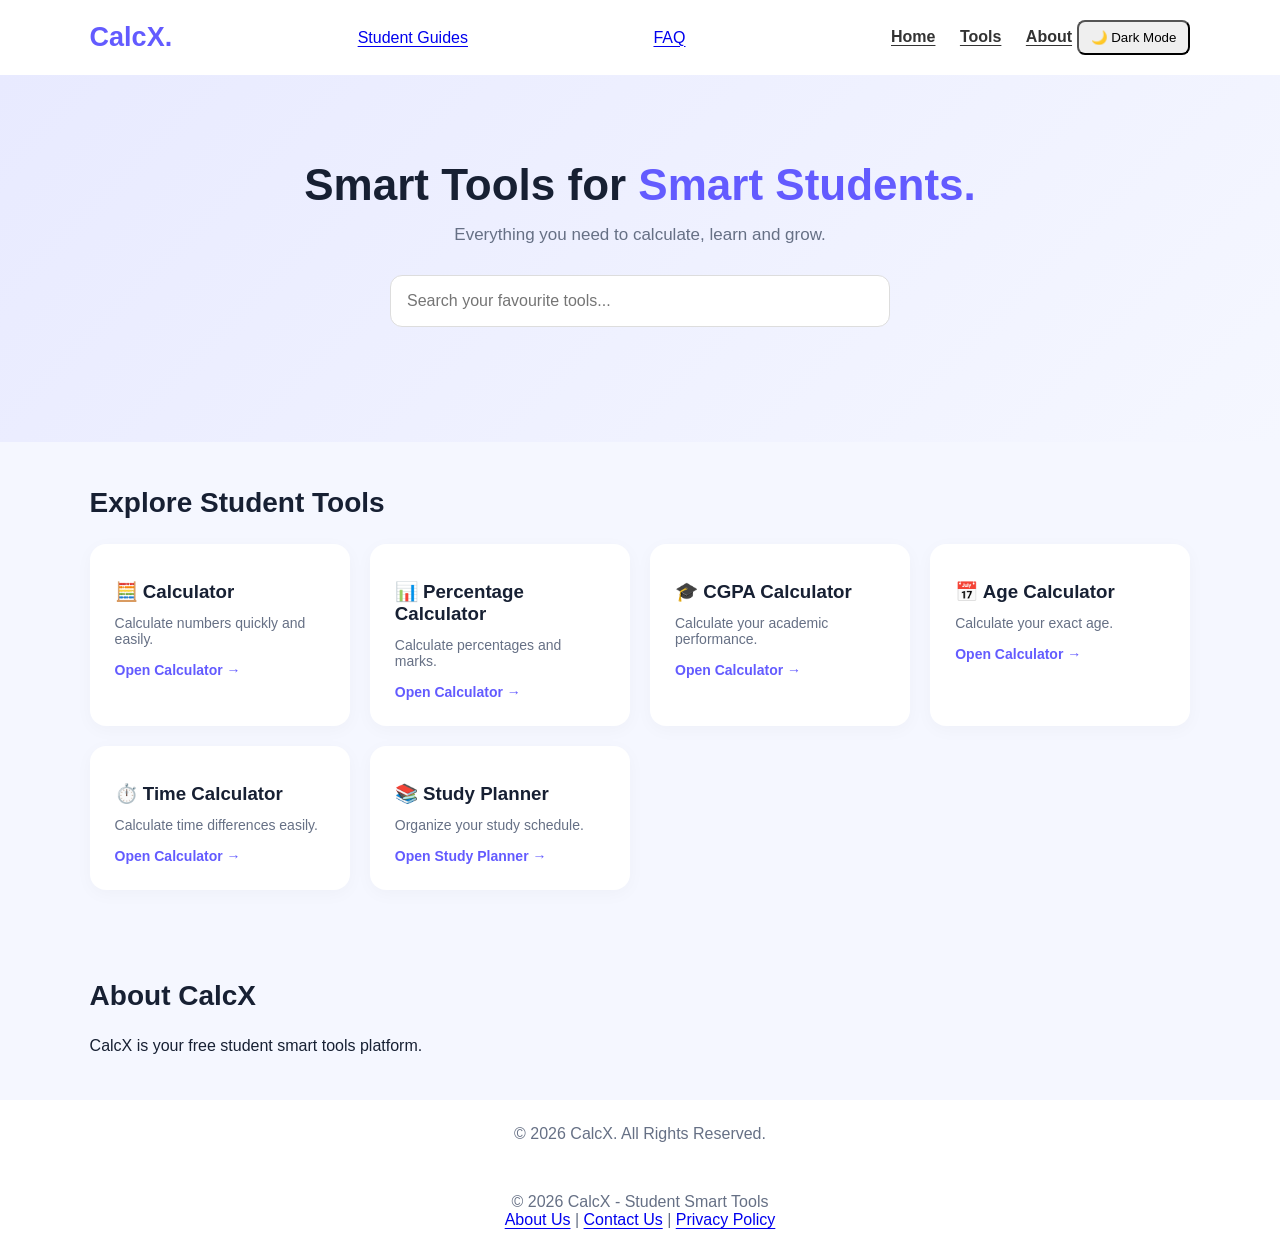
<file: index.html>
<!DOCTYPE html>
<html lang="en">
<head>
  <meta charset="UTF-8">
  <meta name="viewport" content="width=device-width, initial-scale=1.0">
  <meta name="msvalidate.01" content="0B1707DA8E58F5505907BC526556B87D" />
  <meta name="google-site-verification" content="a4_tYKjEIde6Vxvb665Rw4eEHqrGw5Y9ZGzMdc0fG-A" />
  <meta name="description" content="CalcX offers free smart calculators and productivity tools for students.">
  <meta name="theme-color" content="#635bff">
  <title>CalcX - Student Smart Tools</title>
  <link rel="stylesheet" href="style.css">
</head>
<body>

<header>
  <div class="logo">CalcX.</div> 
  
  <a href="guides.html">Student Guides</a>
  
  <a href="faq.html">FAQ</a>
  <nav>
    <a href="#home">Home</a>
    <a href="#tools">Tools</a>
    <a href="#about">About</a>
    <button id="themeToggle">🌙 Dark Mode</button>
  </nav>
</header>

<section class="hero" id="home">
  <h1>Smart Tools for <span>Smart Students.</span></h1>
  <p>Everything you need to calculate, learn and grow.</p>

  <div class="search">
    <input type="text" id="searchInput"
    placeholder="Search your favourite tools...">
  </div>
</section>

<section class="tools" id="tools">
  <h2>Explore Student Tools</h2>

  <div class="tool-grid">

    <a href="calculator.html" class="tool-card">
  <h3>🧮 Calculator</h3>
  <p>Calculate numbers quickly and easily.</p>
  <span>Open Calculator →</span>
    </a>

    <a href="percentage.html" class="tool-card">
  <h3>📊 Percentage Calculator</h3>
  <p>Calculate percentages and marks.</p>
  <span>Open Calculator →</span>
    </a>

    
<a href="./cgpa.html" class="tool-card" style="display:block; text-decoration:none; color:inherit; cursor:pointer;">
  <h3>🎓 CGPA Calculator</h3>
  <p>Calculate your academic performance.</p>
  <span>Open Calculator →</span>
</a>


    <a href="age.html" class="tool-card">
  <h3>📅 Age Calculator</h3>
  <p>Calculate your exact age.</p>
  <span>Open Calculator →</span>
    </a>

    <a href="time.html" class="tool-card">
  <h3>⏱️ Time Calculator</h3>
  <p>Calculate time differences easily.</p>
  <span>Open Calculator →</span>
    </a>

    <a href="study.html" class="tool-card">
  <h3>📚 Study Planner</h3>
  <p>Organize your study schedule.</p>
  <span>Open Study Planner →</span>
    </a>

  </div>
</section>

<section class="tools" id="about">
  <h2>About CalcX</h2>
  <p>CalcX is your free student smart tools platform.</p>
</section>

<footer>
  © 2026 CalcX. All Rights Reserved.
</footer>

<script src="script.js"></script>
  <footer>
  <p>© 2026 CalcX - Student Smart Tools</p>

  <a href="about.html">About Us</a> |
  <a href="contact.html">Contact Us</a> |
  <a href="privacy.html">Privacy Policy</a>
  </footer>
</body>
</html>
</file>
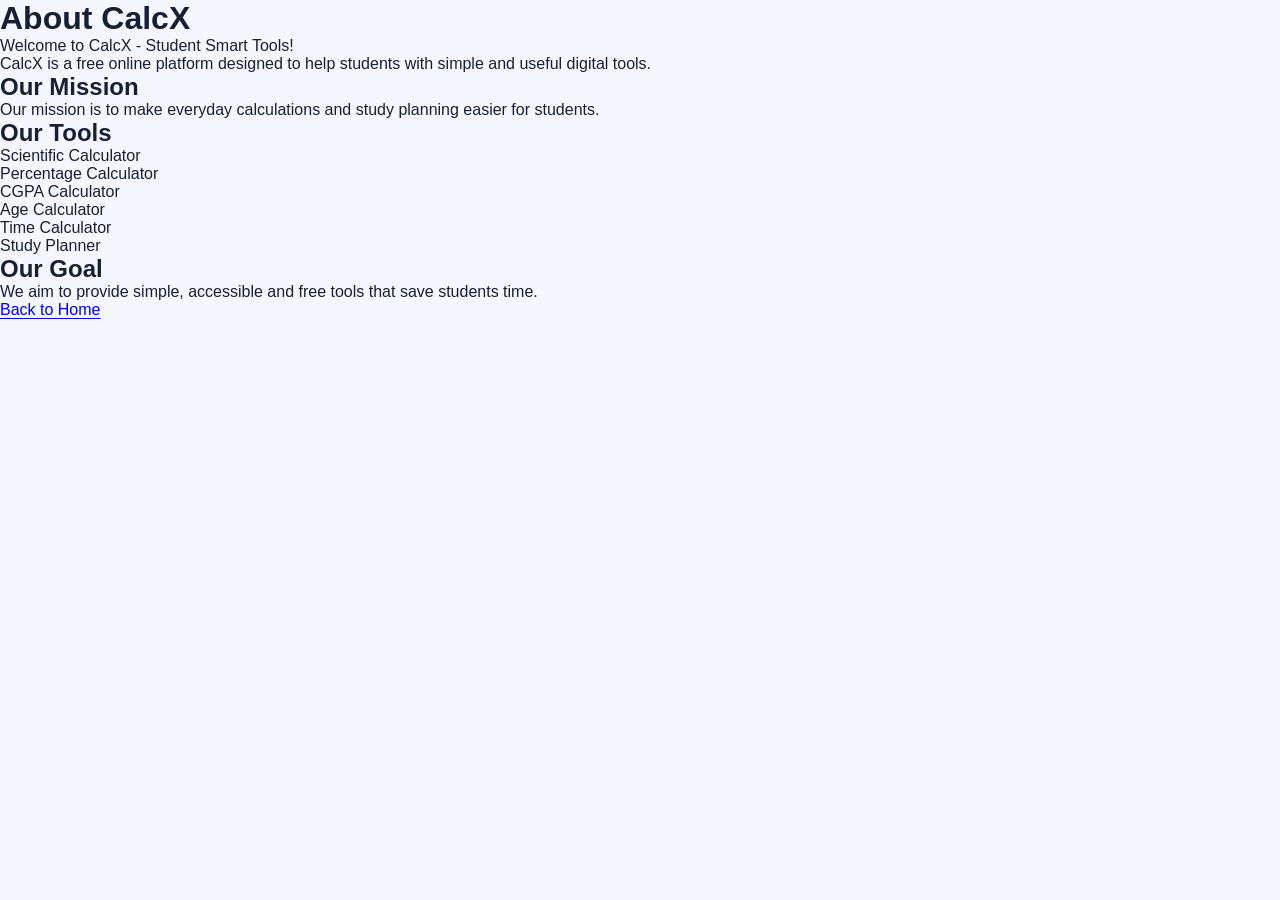
<file: about.html>
<!DOCTYPE html>
<html lang="en">
<head>
  <meta charset="UTF-8">
  <meta name="viewport" content="width=device-width, initial-scale=1.0">
  <meta name="description" content="Learn about CalcX, free online calculators and smart productivity tools for students.">
  <title>About Us - CalcX</title>
  <link rel="stylesheet" href="style.css">
</head>
<body>

  <div class="container">
    <h1>About CalcX</h1>

    <p>Welcome to CalcX - Student Smart Tools!</p>

    <p>CalcX is a free online platform designed to help students with simple and useful digital tools.</p>

    <h2>Our Mission</h2>
    <p>Our mission is to make everyday calculations and study planning easier for students.</p>

    <h2>Our Tools</h2>
    <ul>
      <li>Scientific Calculator</li>
      <li>Percentage Calculator</li>
      <li>CGPA Calculator</li>
      <li>Age Calculator</li>
      <li>Time Calculator</li>
      <li>Study Planner</li>
    </ul>

    <h2>Our Goal</h2>
    <p>We aim to provide simple, accessible and free tools that save students time.</p>

    <a href="index.html">Back to Home</a>
  </div>

</body>
</html>
</file>
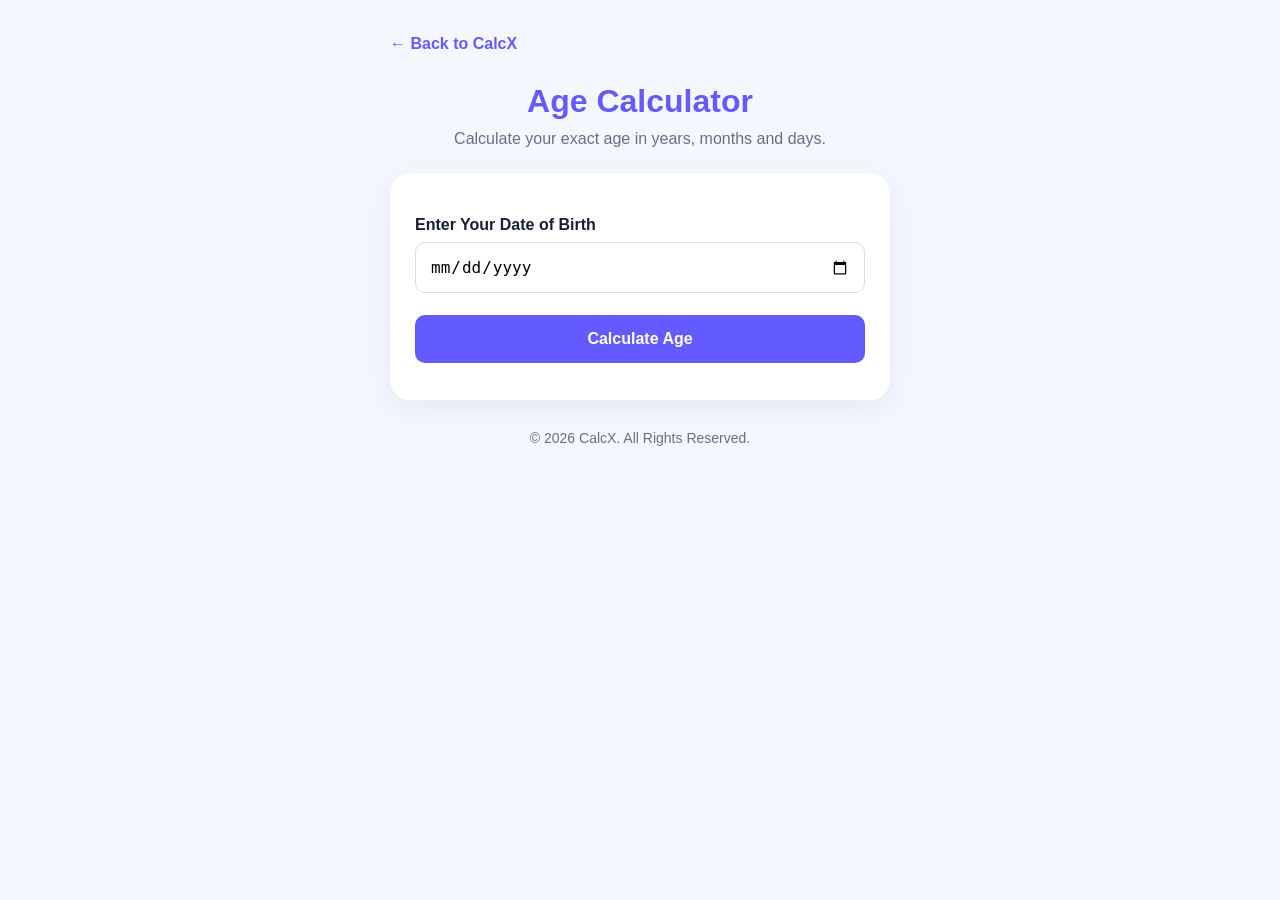
<file: age.html>
<!DOCTYPE html>
<html lang="en">
<head>
<meta charset="UTF-8">
<meta name="viewport" content="width=device-width, initial-scale=1.0">
<meta name="theme-color" content="#635bff">
<title>Age Calculator - CalcX</title>
<meta name="description" content="Calculate your exact age with CalcX.">

<style>
* {
  margin: 0;
  padding: 0;
  box-sizing: border-box;
}

body {
  font-family: Arial, sans-serif;
  background: #f5f7ff;
  color: #172033;
  padding: 20px;
}

header {
  max-width: 500px;
  margin: 15px auto 30px;
}

header a {
  color: #635bff;
  text-decoration: none;
  font-weight: bold;
}

h1 {
  text-align: center;
  color: #635bff;
  margin-bottom: 10px;
}

.subtitle {
  text-align: center;
  color: #667085;
  margin-bottom: 25px;
}

.calculator {
  max-width: 500px;
  margin: auto;
  background: white;
  padding: 25px;
  border-radius: 20px;
  box-shadow: 0 8px 30px #00000010;
}

label {
  display: block;
  font-weight: bold;
  margin: 18px 0 8px;
}

input {
  width: 100%;
  padding: 14px;
  border: 1px solid #ddd;
  border-radius: 10px;
  font-size: 16px;
}

button {
  width: 100%;
  padding: 15px;
  margin-top: 22px;
  border: none;
  border-radius: 10px;
  background: #635bff;
  color: white;
  font-size: 16px;
  font-weight: bold;
  cursor: pointer;
}

.result {
  display: none;
  margin-top: 22px;
  padding: 20px;
  background: #f0efff;
  border-radius: 14px;
  text-align: center;
}

.result h2 {
  color: #667085;
  font-size: 16px;
}

.age {
  font-size: 30px;
  font-weight: bold;
  color: #635bff;
  margin: 15px 0;
}

.error {
  color: #d93030;
  margin-top: 12px;
}

footer {
  text-align: center;
  margin: 30px 0;
  color: #667085;
  font-size: 14px;
}
</style>
</head>

<body>

<header>
  <a href="index.html">← Back to CalcX</a>
</header>

<h1>Age Calculator</h1>
<p class="subtitle">Calculate your exact age in years, months and days.</p>

<div class="calculator">

  <label for="birthDate">Enter Your Date of Birth</label>
  <input type="date" id="birthDate">

  <button type="button" id="calculateBtn">
    Calculate Age
  </button>

  <p class="error" id="error"></p>

  <div class="result" id="result">
    <h2>Your Exact Age</h2>
    <div class="age" id="age">0 Years</div>
    <p id="details"></p>
  </div>

</div>

<footer>
  © 2026 CalcX. All Rights Reserved.
</footer>

<script>
document.getElementById("calculateBtn")
.addEventListener("click", calculateAge);

function calculateAge() {
  const input = document.getElementById("birthDate").value;
  const error = document.getElementById("error");
  const result = document.getElementById("result");

  error.textContent = "";
  result.style.display = "none";

  if (!input) {
    error.textContent = "Please enter your date of birth.";
    return;
  }

  const [year, month, day] = input.split("-").map(Number);
  const today = new Date();
  const birth = new Date(year, month - 1, day);

  if (
    birth.getFullYear() !== year ||
    birth.getMonth() !== month - 1 ||
    birth.getDate() !== day ||
    birth > new Date(today.getFullYear(), today.getMonth(), today.getDate())
  ) {
    error.textContent = "Please enter a valid date of birth.";
    return;
  }

  let years = today.getFullYear() - year;
  let months = today.getMonth() - (month - 1);
  let days = today.getDate() - day;

  if (days < 0) {
    months--;
    const previousMonthDays =
      new Date(today.getFullYear(), today.getMonth(), 0).getDate();
    days += previousMonthDays;
  }

  if (months < 0) {
    years--;
    months += 12;
  }

  document.getElementById("age").textContent =
    years + " Years";

  document.getElementById("details").textContent =
    months + " Months and " + days + " Days";

  result.style.display = "block";
}
</script>

</body>
</html>
</file>
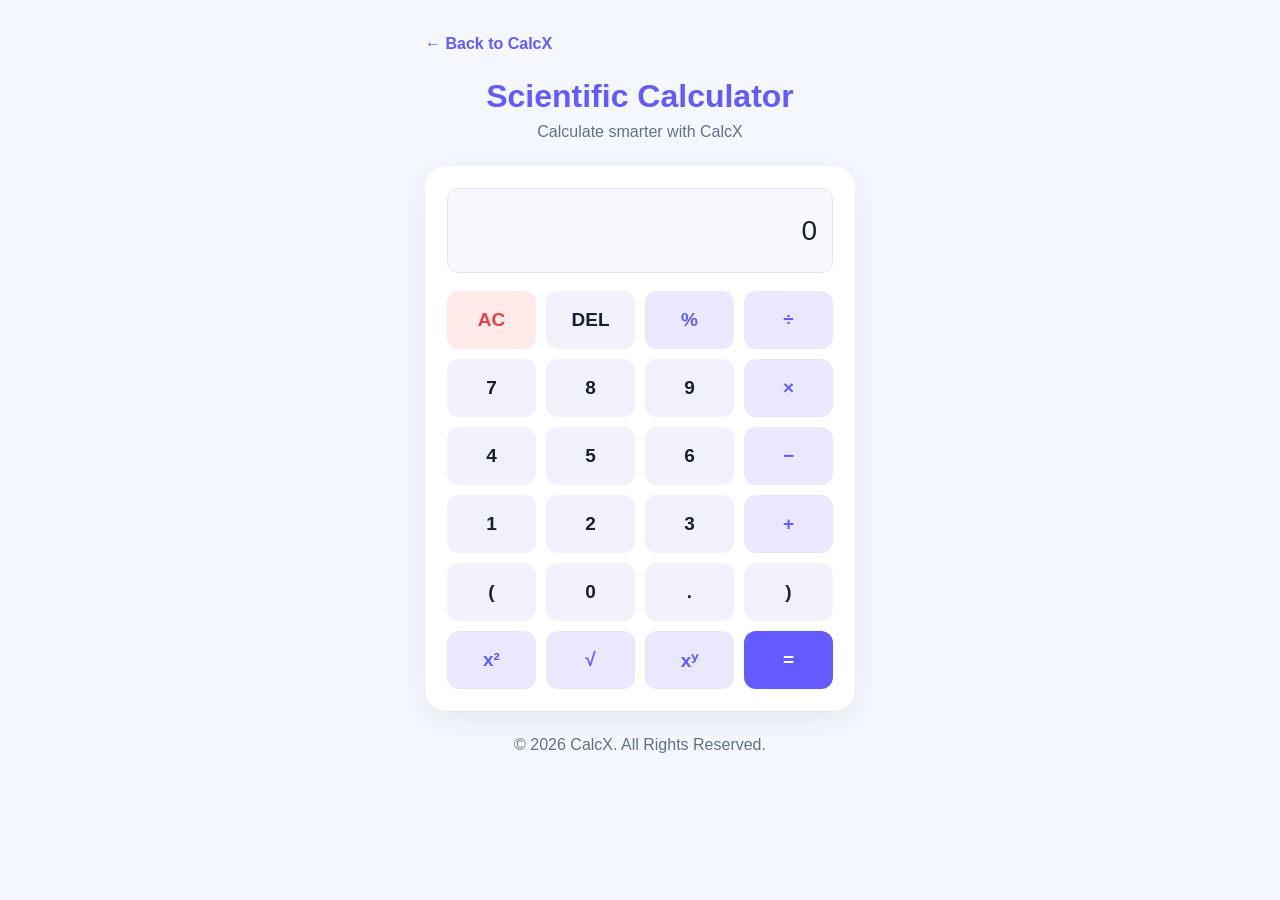
<file: calculator.html>
<!DOCTYPE html>
<html lang="en">
<head>
<meta charset="UTF-8">
<meta name="viewport" content="width=device-width, initial-scale=1.0">
<title>Scientific Calculator - CalcX</title>
<style>
* { box-sizing: border-box; margin: 0; padding: 0; }

body {
  font-family: Arial, sans-serif;
  background: #f5f7ff;
  color: #172033;
  padding: 20px;
}

header {
  max-width: 430px;
  margin: 15px auto 25px;
}

header a {
  color: #635bff;
  text-decoration: none;
  font-weight: bold;
}

h1 {
  text-align: center;
  margin-bottom: 8px;
  color: #635bff;
}

.subtitle {
  text-align: center;
  color: #667085;
  margin-bottom: 25px;
}

.calculator {
  max-width: 430px;
  margin: auto;
  padding: 22px;
  background: white;
  border-radius: 22px;
  box-shadow: 0 8px 30px #00000010;
}

#display {
  width: 100%;
  height: 85px;
  padding: 15px;
  border: 1px solid #e3e5f0;
  border-radius: 12px;
  background: #f8f9ff;
  font-size: 28px;
  text-align: right;
  margin-bottom: 18px;
  color: #172033;
}

.buttons {
  display: grid;
  grid-template-columns: repeat(4, 1fr);
  gap: 10px;
}

button {
  height: 58px;
  border: none;
  border-radius: 12px;
  background: #f0f1fa;
  font-size: 19px;
  font-weight: bold;
  cursor: pointer;
  color: #172033;
}

button:active { transform: scale(.96); }

.operator {
  background: #e9e8ff;
  color: #635bff;
}

.clear {
  background: #ffe9e9;
  color: #e04444;
}

.equal {
  background: #635bff;
  color: white;
}

footer {
  text-align: center;
  margin: 25px;
  color: #667085;
}
</style>
</head>

<body>

<header>
  <a href="index.html">← Back to CalcX</a>
</header>

<h1>Scientific Calculator</h1>
<p class="subtitle">Calculate smarter with CalcX</p>

<div class="calculator">
  <input id="display" value="0" readonly>

  <div class="buttons">
    <button class="clear" onclick="clearDisplay()">AC</button>
    <button onclick="removeLast()">DEL</button>
    <button class="operator" onclick="add('%')">%</button>
    <button class="operator" onclick="add('/')">÷</button>

    <button onclick="add('7')">7</button>
    <button onclick="add('8')">8</button>
    <button onclick="add('9')">9</button>
    <button class="operator" onclick="add('*')">×</button>

    <button onclick="add('4')">4</button>
    <button onclick="add('5')">5</button>
    <button onclick="add('6')">6</button>
    <button class="operator" onclick="add('-')">−</button>

    <button onclick="add('1')">1</button>
    <button onclick="add('2')">2</button>
    <button onclick="add('3')">3</button>
    <button class="operator" onclick="add('+')">+</button>

    <button onclick="add('(')">(</button>
    <button onclick="add('0')">0</button>
    <button onclick="add('.')">.</button>
    <button onclick="add(')')">)</button>

    <button class="operator" onclick="square()">x²</button>
    <button class="operator" onclick="sqrt()">√</button>
    <button class="operator" onclick="add('^')">xʸ</button>
    <button class="equal" onclick="calculate()">=</button>
  </div>
</div>

<footer>© 2026 CalcX. All Rights Reserved.</footer>

<script>
const display = document.getElementById("display");
let expression = "";
let finished = false;

function update() {
  display.value = expression || "0";
}

function add(value) {
  if (finished && /[0-9.(]/.test(value)) {
    expression = "";
  }
  finished = false;
  expression += value;
  update();
}

function clearDisplay() {
  expression = "";
  finished = false;
  update();
}

function removeLast() {
  expression = expression.slice(0, -1);
  finished = false;
  update();
}

// Safe mathematical expression parser
function evaluate(input) {
  const tokens = input.match(/\d*\.?\d+|[()+\-*/%^]/g) || [];
  if (tokens.join("") !== input.replace(/\s/g, "")) {
    throw Error("Invalid expression");
  }

  let i = 0;

  function primary() {
    if (tokens[i] === "-") {
      i++;
      return -primary();
    }

    if (tokens[i] === "+") {
      i++;
      return primary();
    }

    if (tokens[i] === "(") {
      i++;
      const value = sum();
      if (tokens[i++] !== ")") throw Error("Missing bracket");
      return value;
    }

    const value = Number(tokens[i++]);
    if (!Number.isFinite(value)) throw Error("Invalid number");
    return value;
  }

  function power() {
    let value = primary();
    if (tokens[i] === "^") {
      i++;
      value = Math.pow(value, power());
    }
    return value;
  }

  function product() {
    let value = power();

    while (["*", "/", "%"].includes(tokens[i])) {
      const op = tokens[i++];
      const next = power();

      if (op === "*") value *= next;
      if (op === "/") value /= next;
      if (op === "%") value %= next;
    }
    return value;
  }

  function sum() {
    let value = product();

    while (tokens[i] === "+" || tokens[i] === "-") {
      const op = tokens[i++];
      const next = product();
      value = op === "+" ? value + next : value - next;
    }
    return value;
  }

  const result = sum();

  if (i !== tokens.length || !Number.isFinite(result)) {
    throw Error("Invalid calculation");
  }

  return result;
}

function calculate() {
  try {
    if (!expression) return;
    const result = evaluate(expression);
    expression = String(Number(result.toPrecision(12)));
    finished = true;
    update();
  } catch {
    display.value = "Error";
    expression = "";
    finished = true;
  }
}

function square() {
  if (!expression) return;
  expression = "(" + expression + ")^2";
  calculate();
}

function sqrt() {
  if (!expression) return;
  try {
    const result = evaluate(expression);
    if (result < 0) throw Error();
    expression = String(Number(Math.sqrt(result).toPrecision(12)));
    finished = true;
    update();
  } catch {
    display.value = "Error";
    expression = "";
    finished = true;
  }
}
</script>

</body>
</html>
</file>
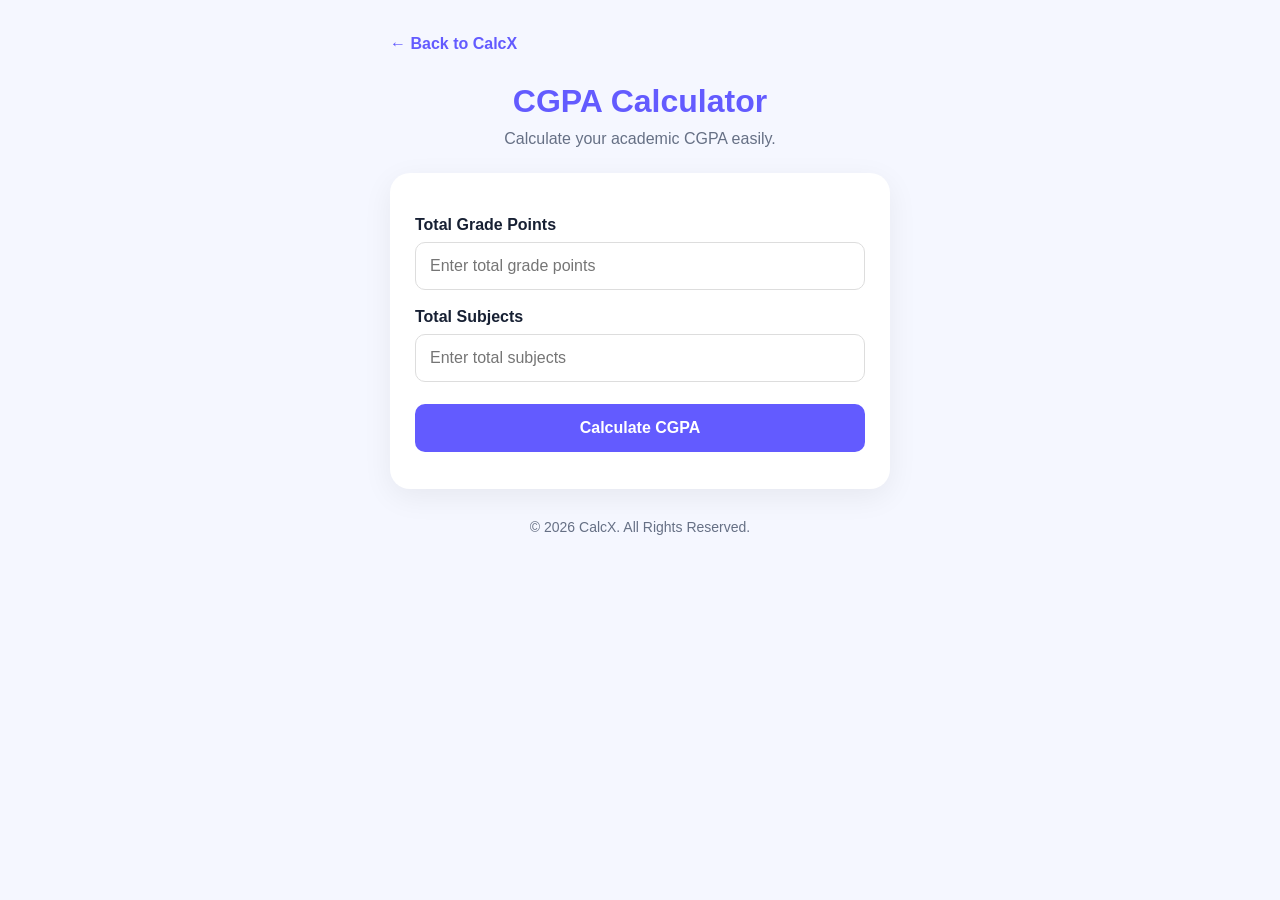
<file: cgpa.html>
<!DOCTYPE html>
<html lang="en">
<head>
<meta charset="UTF-8">
<meta name="viewport" content="width=device-width, initial-scale=1.0">
<meta name="theme-color" content="#635bff">
<title>CGPA Calculator - CalcX</title>
<meta name="description" content="Calculate your CGPA easily with CalcX.">

<style>
* {
  margin: 0;
  padding: 0;
  box-sizing: border-box;
}

body {
  font-family: Arial, sans-serif;
  background: #f5f7ff;
  color: #172033;
  padding: 20px;
}

header {
  max-width: 500px;
  margin: 15px auto 30px;
}

header a {
  color: #635bff;
  text-decoration: none;
  font-weight: bold;
}

h1 {
  text-align: center;
  color: #635bff;
  margin-bottom: 10px;
}

.subtitle {
  text-align: center;
  color: #667085;
  margin-bottom: 25px;
}

.calculator {
  max-width: 500px;
  margin: auto;
  background: white;
  padding: 25px;
  border-radius: 20px;
  box-shadow: 0 8px 30px #00000010;
}

label {
  display: block;
  font-weight: bold;
  margin: 18px 0 8px;
}

input {
  width: 100%;
  padding: 14px;
  border: 1px solid #ddd;
  border-radius: 10px;
  font-size: 16px;
}

button {
  width: 100%;
  padding: 15px;
  margin-top: 22px;
  border: none;
  border-radius: 10px;
  background: #635bff;
  color: white;
  font-size: 16px;
  font-weight: bold;
  cursor: pointer;
}

.result {
  display: none;
  margin-top: 22px;
  padding: 20px;
  background: #f0efff;
  border-radius: 14px;
  text-align: center;
}

.result h2 {
  color: #667085;
  font-size: 16px;
}

.cgpa {
  font-size: 38px;
  font-weight: bold;
  color: #635bff;
  margin: 12px 0;
}

.error {
  color: #d93030;
  margin-top: 12px;
}

footer {
  text-align: center;
  margin: 30px 0;
  color: #667085;
  font-size: 14px;
}
</style>
</head>

<body>

<header>
  <a href="index.html">← Back to CalcX</a>
</header>

<h1>CGPA Calculator</h1>
<p class="subtitle">Calculate your academic CGPA easily.</p>

<div class="calculator">

  <label for="marks">Total Grade Points</label>
  <input type="number" id="marks"
    placeholder="Enter total grade points" min="0">

  <label for="subjects">Total Subjects</label>
  <input type="number" id="subjects"
    placeholder="Enter total subjects" min="1">

  <button type="button" id="calculateBtn">
    Calculate CGPA
  </button>

  <p class="error" id="error"></p>

  <div class="result" id="result">
    <h2>Your CGPA</h2>
    <div class="cgpa" id="cgpa">0.00</div>
    <p id="grade"></p>
  </div>

</div>

<footer>
  © 2026 CalcX. All Rights Reserved.
</footer>

<script>
document.getElementById("calculateBtn")
.addEventListener("click", calculateCGPA);

function calculateCGPA() {
  const marks = Number(document.getElementById("marks").value);
  const subjects = Number(document.getElementById("subjects").value);

  const error = document.getElementById("error");
  const result = document.getElementById("result");

  error.textContent = "";
  result.style.display = "none";

  if (
    document.getElementById("marks").value === "" ||
    document.getElementById("subjects").value === "" ||
    !Number.isFinite(marks) ||
    !Number.isFinite(subjects) ||
    marks < 0 ||
    subjects <= 0 ||
    marks > subjects * 10
  ) {
    error.textContent = "Please enter valid grade points and subjects.";
    return;
  }

  const cgpa = marks / subjects;

  document.getElementById("cgpa").textContent = cgpa.toFixed(2);

  document.getElementById("grade").textContent =
    cgpa >= 9 ? "Excellent Performance!" :
    cgpa >= 8 ? "Very Good Performance!" :
    cgpa >= 7 ? "Good Performance!" :
    cgpa >= 5 ? "Average Performance!" :
    "Keep Improving!";

  result.style.display = "block";
}
</script>

</body>
</html>
</file>
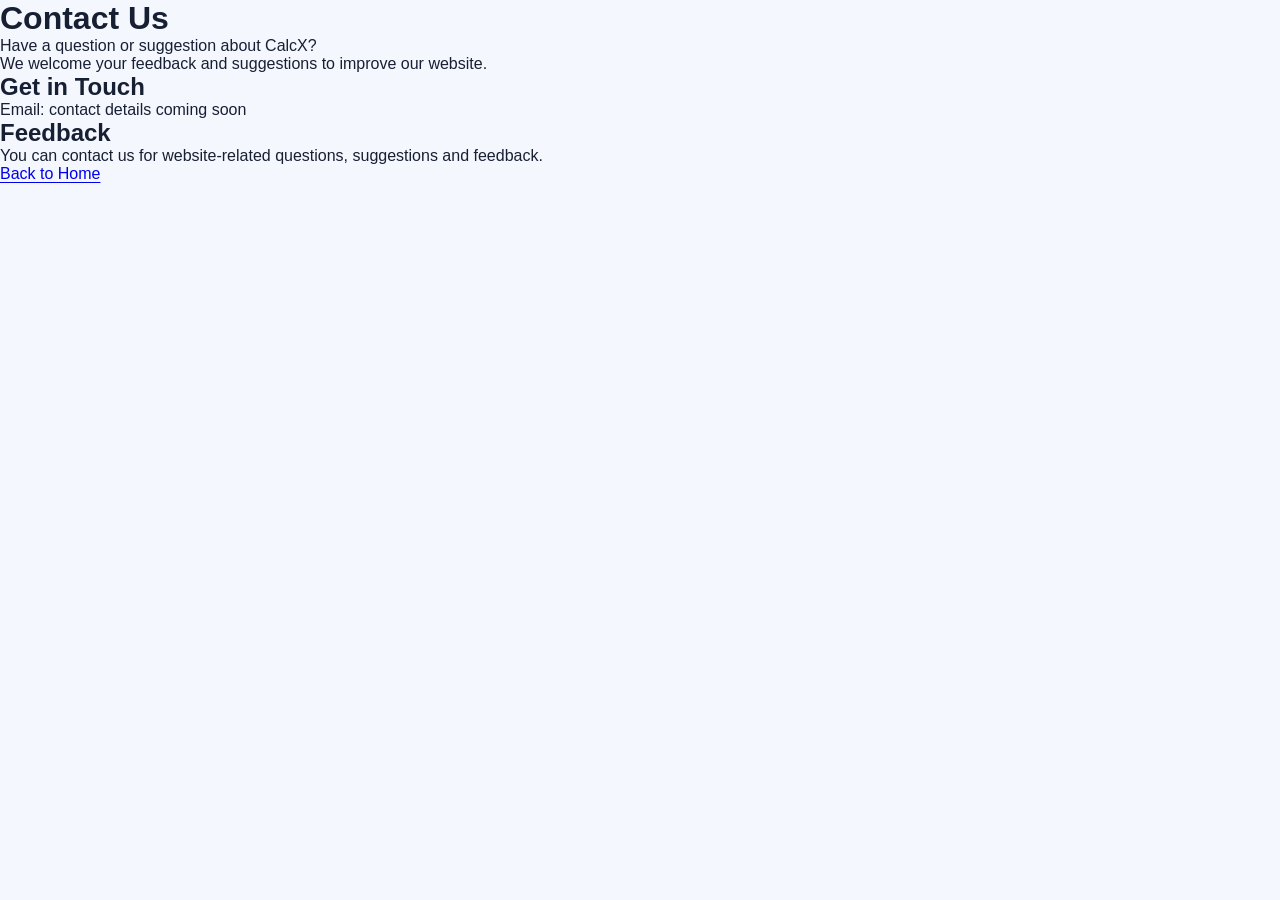
<file: contact.html>
<!DOCTYPE html>
<html lang="en">
<head>
  <meta charset="UTF-8">
  <meta name="viewport" content="width=device-width, initial-scale=1.0">
  <meta name="description" content="Contact CalcX for questions, suggestions or feedback.">
  <title>Contact Us - CalcX</title>
  <link rel="stylesheet" href="style.css">
</head>
<body>

  <div class="container">
    <h1>Contact Us</h1>

    <p>Have a question or suggestion about CalcX?</p>

    <p>We welcome your feedback and suggestions to improve our website.</p>

    <h2>Get in Touch</h2>
    <p>Email: contact details coming soon </p>

    <h2>Feedback</h2>
    <p>You can contact us for website-related questions, suggestions and feedback.</p>

    <a href="index.html">Back to Home</a>
  </div>

</body>
</html>
</file>
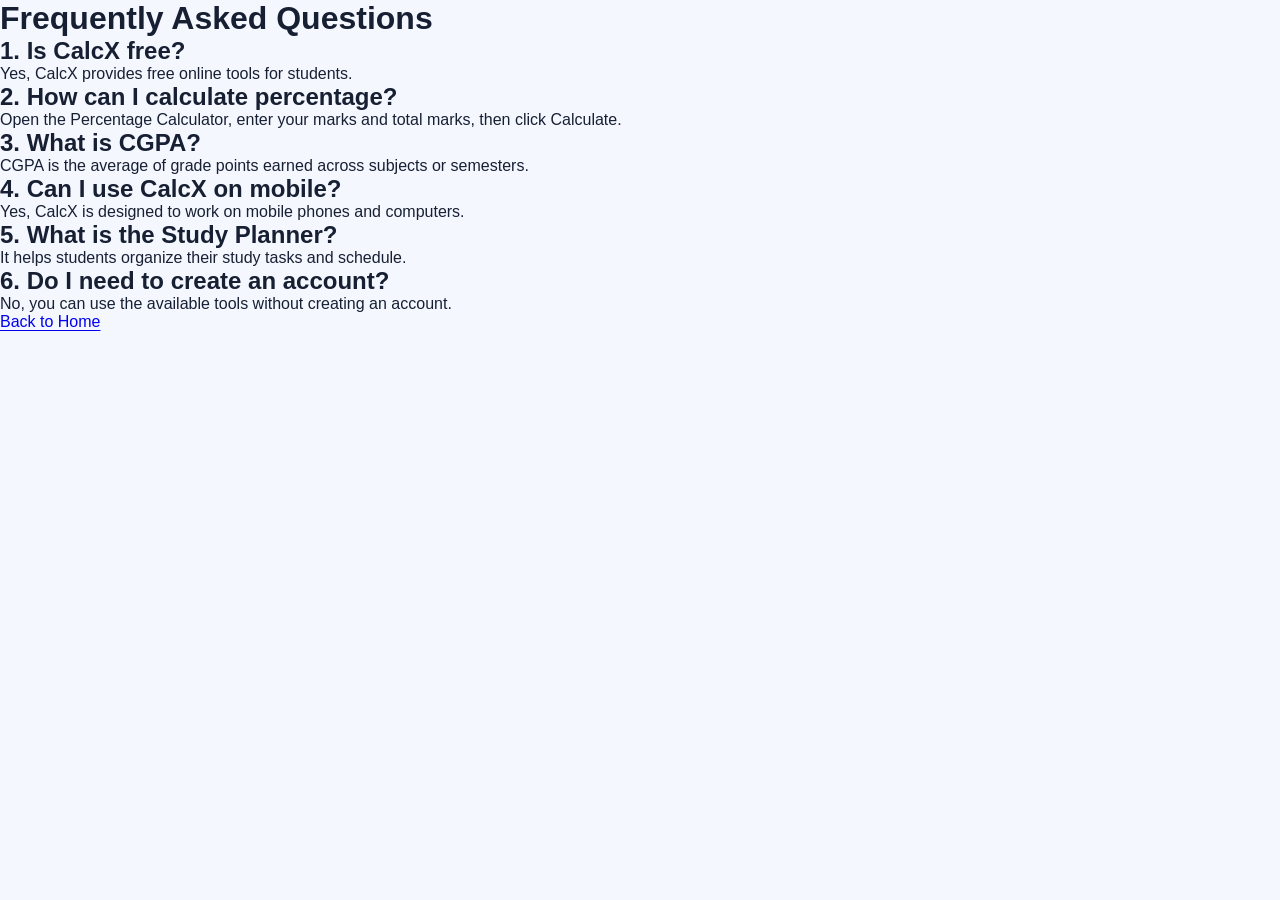
<file: faq.html>
<!DOCTYPE html>
<html lang="en">
<head>
  <meta charset="UTF-8">
  <meta name="viewport" content="width=device-width, initial-scale=1.0">
  <meta name="description" content="Frequently asked questions about CalcX student tools.">
  <title>FAQ - CalcX</title>
  <link rel="stylesheet" href="style.css">
</head>
<body>
  <div class="container">
    <h1>Frequently Asked Questions</h1>

    <h2>1. Is CalcX free?</h2>
    <p>Yes, CalcX provides free online tools for students.</p>

    <h2>2. How can I calculate percentage?</h2>
    <p>Open the Percentage Calculator, enter your marks and total marks, then click Calculate.</p>

    <h2>3. What is CGPA?</h2>
    <p>CGPA is the average of grade points earned across subjects or semesters.</p>

    <h2>4. Can I use CalcX on mobile?</h2>
    <p>Yes, CalcX is designed to work on mobile phones and computers.</p>

    <h2>5. What is the Study Planner?</h2>
    <p>It helps students organize their study tasks and schedule.</p>

    <h2>6. Do I need to create an account?</h2>
    <p>No, you can use the available tools without creating an account.</p>

    <a href="index.html">Back to Home</a>
  </div>
</body>
</html>
</file>
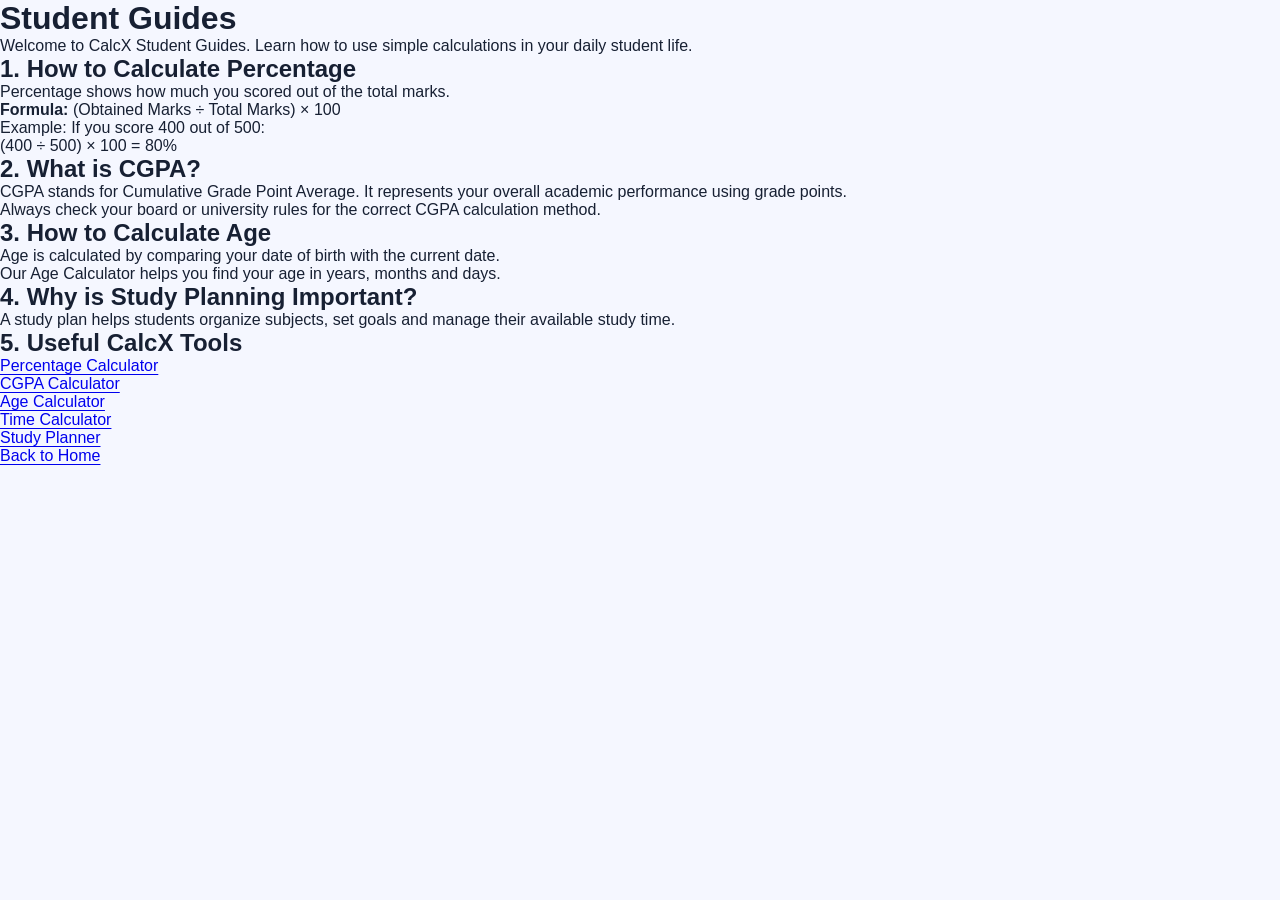
<file: guides.html>
<!DOCTYPE html>
<html lang="en">
<head>
  <meta charset="UTF-8">
  <meta name="viewport" content="width=device-width, initial-scale=1.0">
  <meta name="description" content="Learn how to calculate percentages, CGPA, age and manage study time with simple student guides from CalcX.">
  <title>Student Guides - CalcX</title>
  <link rel="stylesheet" href="style.css">
</head>
<body>

  <div class="container">
    <h1>Student Guides</h1>
    <p>Welcome to CalcX Student Guides. Learn how to use simple calculations in your daily student life.</p>

    <h2>1. How to Calculate Percentage</h2>
    <p>Percentage shows how much you scored out of the total marks.</p>
    <p><strong>Formula:</strong> (Obtained Marks ÷ Total Marks) × 100</p>
    <p>Example: If you score 400 out of 500:</p>
    <p>(400 ÷ 500) × 100 = 80%</p>

    <h2>2. What is CGPA?</h2>
    <p>CGPA stands for Cumulative Grade Point Average. It represents your overall academic performance using grade points.</p>
    <p>Always check your board or university rules for the correct CGPA calculation method.</p>

    <h2>3. How to Calculate Age</h2>
    <p>Age is calculated by comparing your date of birth with the current date.</p>
    <p>Our Age Calculator helps you find your age in years, months and days.</p>

    <h2>4. Why is Study Planning Important?</h2>
    <p>A study plan helps students organize subjects, set goals and manage their available study time.</p>

    <h2>5. Useful CalcX Tools</h2>
    <ul>
      <li><a href="percentage.html">Percentage Calculator</a></li>
      <li><a href="cgpa.html">CGPA Calculator</a></li>
      <li><a href="age.html">Age Calculator</a></li>
      <li><a href="time.html">Time Calculator</a></li>
      <li><a href="study.html">Study Planner</a></li>
    </ul>

    <a href="index.html">Back to Home</a>
  </div>

</body>
</html>
</file>
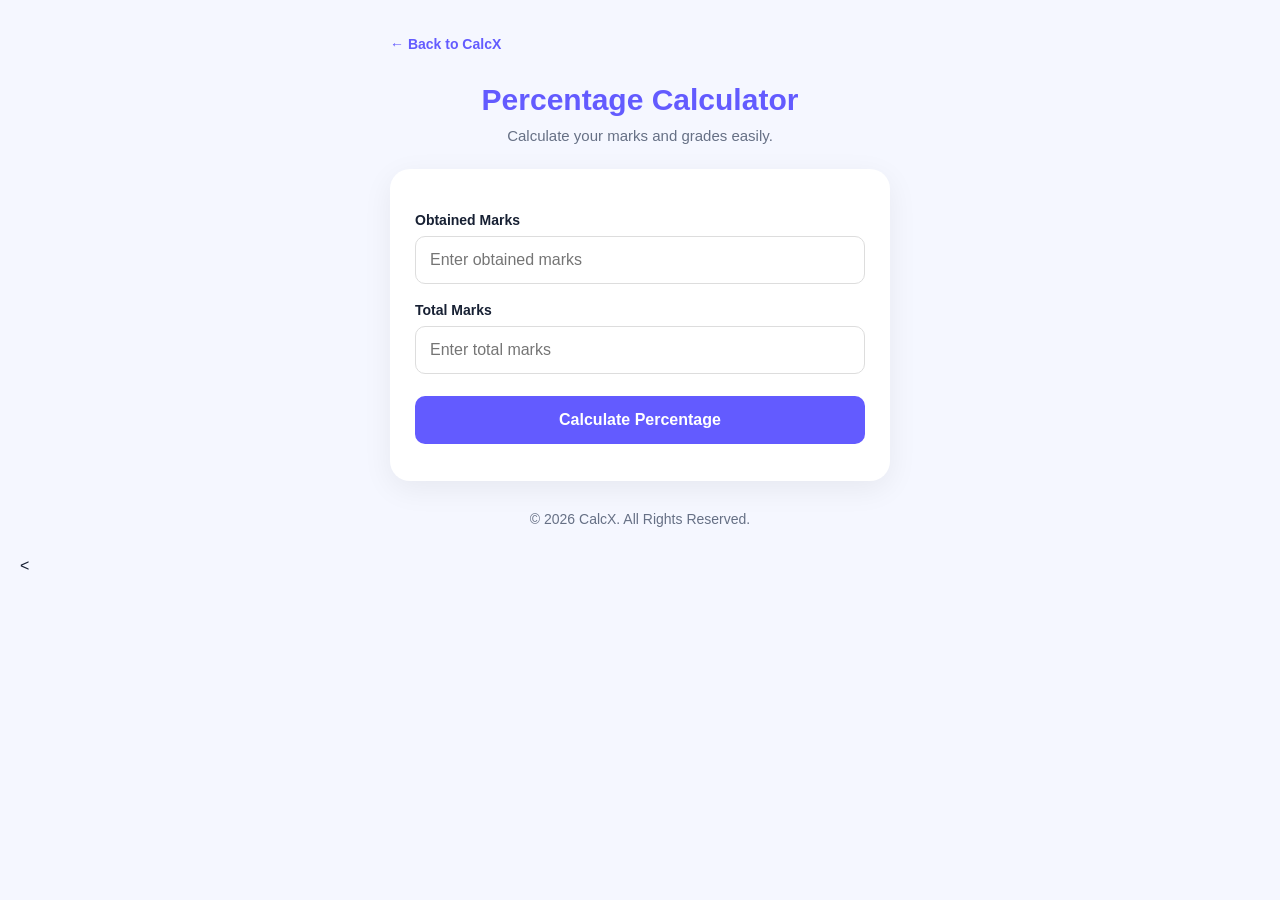
<file: percentage.html>
<!DOCTYPE html>
<html lang="en">
<head>
<meta charset="UTF-8">
<meta name="viewport" content="width=device-width, initial-scale=1.0">
<meta name="theme-color" content="#635bff">
<title>Percentage Calculator - CalcX</title>
<meta name="description" content="Calculate your marks, percentage and grade for free with CalcX.">

<style>
* {
  margin: 0;
  padding: 0;
  box-sizing: border-box;
}

body {
  font-family: Arial, sans-serif;
  background: #f5f7ff;
  color: #172033;
  padding: 20px;
}

header {
  max-width: 500px;
  margin: 15px auto 30px;
}

header a {
  color: #635bff;
  text-decoration: none;
  font-weight: bold;
  font-size: 14px;
}

h1 {
  text-align: center;
  color: #635bff;
  font-size: 30px;
  margin-bottom: 10px;
}

.subtitle {
  text-align: center;
  color: #667085;
  font-size: 15px;
  margin-bottom: 25px;
}

.calculator {
  max-width: 500px;
  margin: auto;
  background: white;
  padding: 25px;
  border-radius: 20px;
  box-shadow: 0 8px 30px #00000010;
}

label {
  display: block;
  font-size: 14px;
  font-weight: bold;
  margin: 18px 0 8px;
}

input {
  width: 100%;
  padding: 14px;
  border: 1px solid #ddd;
  border-radius: 10px;
  font-size: 16px;
  outline: none;
}

input:focus {
  border-color: #635bff;
}

button {
  width: 100%;
  padding: 15px;
  margin-top: 22px;
  border: none;
  border-radius: 10px;
  background: #635bff;
  color: white;
  font-size: 16px;
  font-weight: bold;
  cursor: pointer;
}

button:active {
  transform: scale(.98);
}

.result {
  display: none;
  margin-top: 22px;
  padding: 20px;
  background: #f0efff;
  border-radius: 14px;
  text-align: center;
}

.result h2 {
  font-size: 16px;
  color: #667085;
}

.percentage {
  font-size: 38px;
  font-weight: bold;
  color: #635bff;
  margin: 12px 0;
}

.result p {
  font-size: 15px;
  margin-top: 10px;
}

.error {
  color: #d93030;
  font-size: 14px;
  margin-top: 12px;
}

footer {
  text-align: center;
  margin: 30px 0;
  color: #667085;
  font-size: 14px;
}

</style>
</head>

<body>

<header>
  <a href="index.html">← Back to CalcX</a>
</header>

<h1>Percentage Calculator</h1>
<p class="subtitle">Calculate your marks and grades easily.</p>

<div class="calculator">

  <label for="obtained">Obtained Marks</label>
  <input type="number" id="obtained"
    placeholder="Enter obtained marks" min="0">

  <label for="total">Total Marks</label>
  <input type="number" id="total"
    placeholder="Enter total marks" min="1">

  <button type="button" id="calculateBtn">
  Calculate Percentage
  </button>

  <p class="error" id="error"></p>

  <div class="result" id="result">
    <h2>Your Percentage</h2>
    <div class="percentage" id="percentage">0%</div>
    <p id="grade"></p>
    <p id="status"></p>
    <p id="marks"></p>
  </div>

</div>

<footer>
  © 2026 CalcX. All Rights Reserved.
</footer>

<
<script>
document.getElementById("calculateBtn").addEventListener("click", calculatePercentage);

function calculatePercentage() {
  const obtainedInput = document.getElementById("obtained");
  const totalInput = document.getElementById("total");

  const obtained = Number(obtainedInput.value);
  const total = Number(totalInput.value);

  const error = document.getElementById("error");
  const result = document.getElementById("result");

  error.textContent = "";
  result.style.display = "none";

  if (
    obtainedInput.value === "" ||
    totalInput.value === "" ||
    !Number.isFinite(obtained) ||
    !Number.isFinite(total) ||
    obtained < 0 ||
    total <= 0 ||
    obtained > total
  ) {
    error.textContent =
      "Please enter valid marks. Obtained marks cannot exceed total marks.";
    return;
  }

  const percentage = (obtained / total) * 100;

  let grade;

  if (percentage >= 90) grade = "A+";
  else if (percentage >= 80) grade = "A";
  else if (percentage >= 70) grade = "B";
  else if (percentage >= 60) grade = "C";
  else if (percentage >= 50) grade = "D";
  else if (percentage >= 35) grade = "E";
  else grade = "F";

  const status = percentage >= 35 ? "Pass" : "Below 35% threshold";

  document.getElementById("percentage").textContent =
    percentage.toFixed(2) + "%";

  document.getElementById("grade").textContent =
    "Grade: " + grade;

  document.getElementById("status").textContent =
    "Status: " + status;

  document.getElementById("marks").textContent =
    "Marks: " + obtained + " / " + total;

  result.style.display = "block";
}
</script>


</body>
</html>
</file>
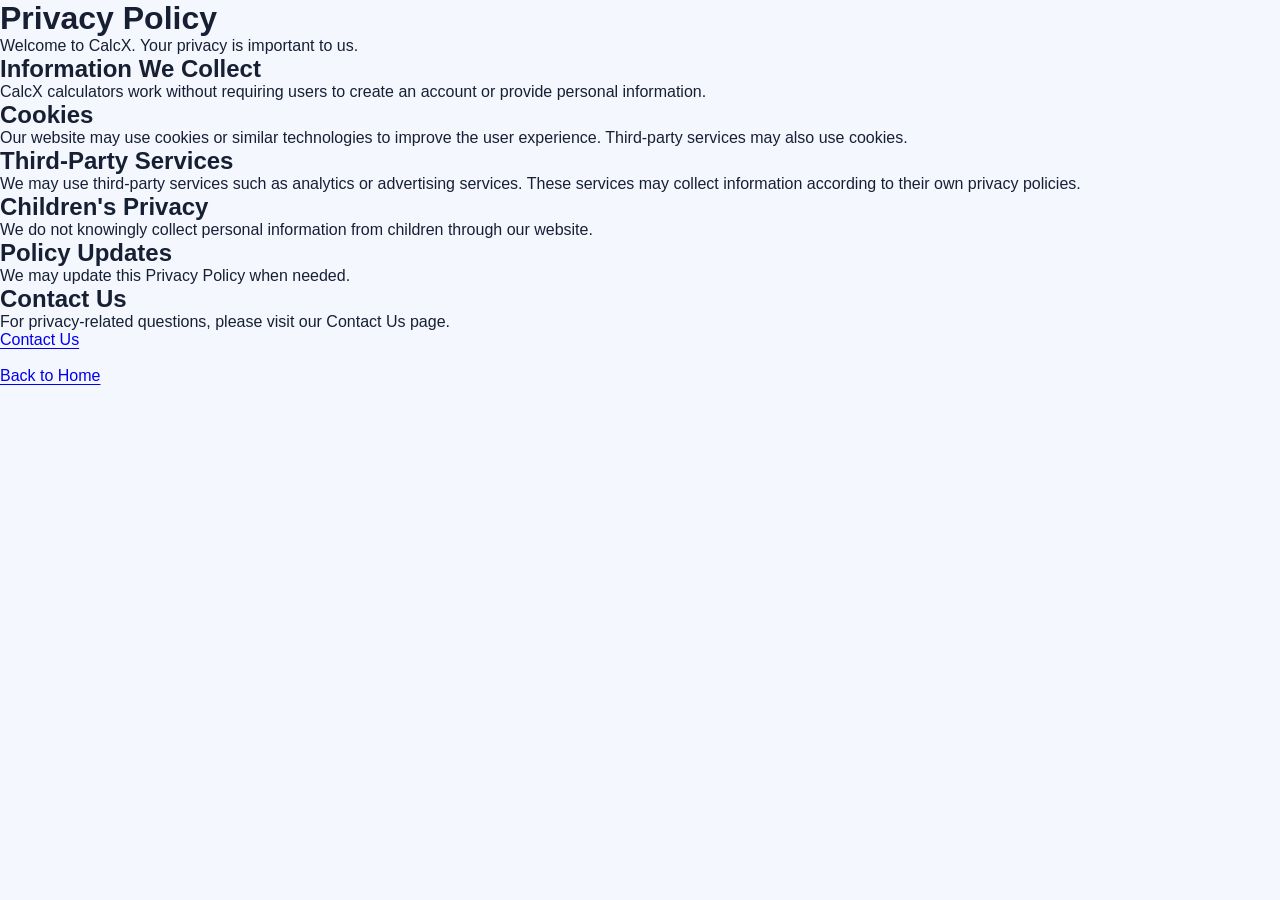
<file: privacy.html>
<!DOCTYPE html>
<html lang="en">
<head>
  <meta charset="UTF-8">
  <meta name="viewport" content="width=device-width, initial-scale=1.0">
  <meta name="description" content="Read the CalcX Privacy Policy to understand how our website handles user information.">
  <title>Privacy Policy - CalcX</title>
  <link rel="stylesheet" href="style.css">
</head>
<body>

  <div class="container">
    <h1>Privacy Policy</h1>

    <p>Welcome to CalcX. Your privacy is important to us.</p>

    <h2>Information We Collect</h2>
    <p>CalcX calculators work without requiring users to create an account or provide personal information.</p>

    <h2>Cookies</h2>
    <p>Our website may use cookies or similar technologies to improve the user experience. Third-party services may also use cookies.</p>

    <h2>Third-Party Services</h2>
    <p>We may use third-party services such as analytics or advertising services. These services may collect information according to their own privacy policies.</p>

    <h2>Children's Privacy</h2>
    <p>We do not knowingly collect personal information from children through our website.</p>

    <h2>Policy Updates</h2>
    <p>We may update this Privacy Policy when needed.</p>

    <h2>Contact Us</h2>
    <p>For privacy-related questions, please visit our Contact Us page.</p>

    <a href="contact.html">Contact Us</a>
    <br><br>
    <a href="index.html">Back to Home</a>
  </div>

</body>
</html>
</file>
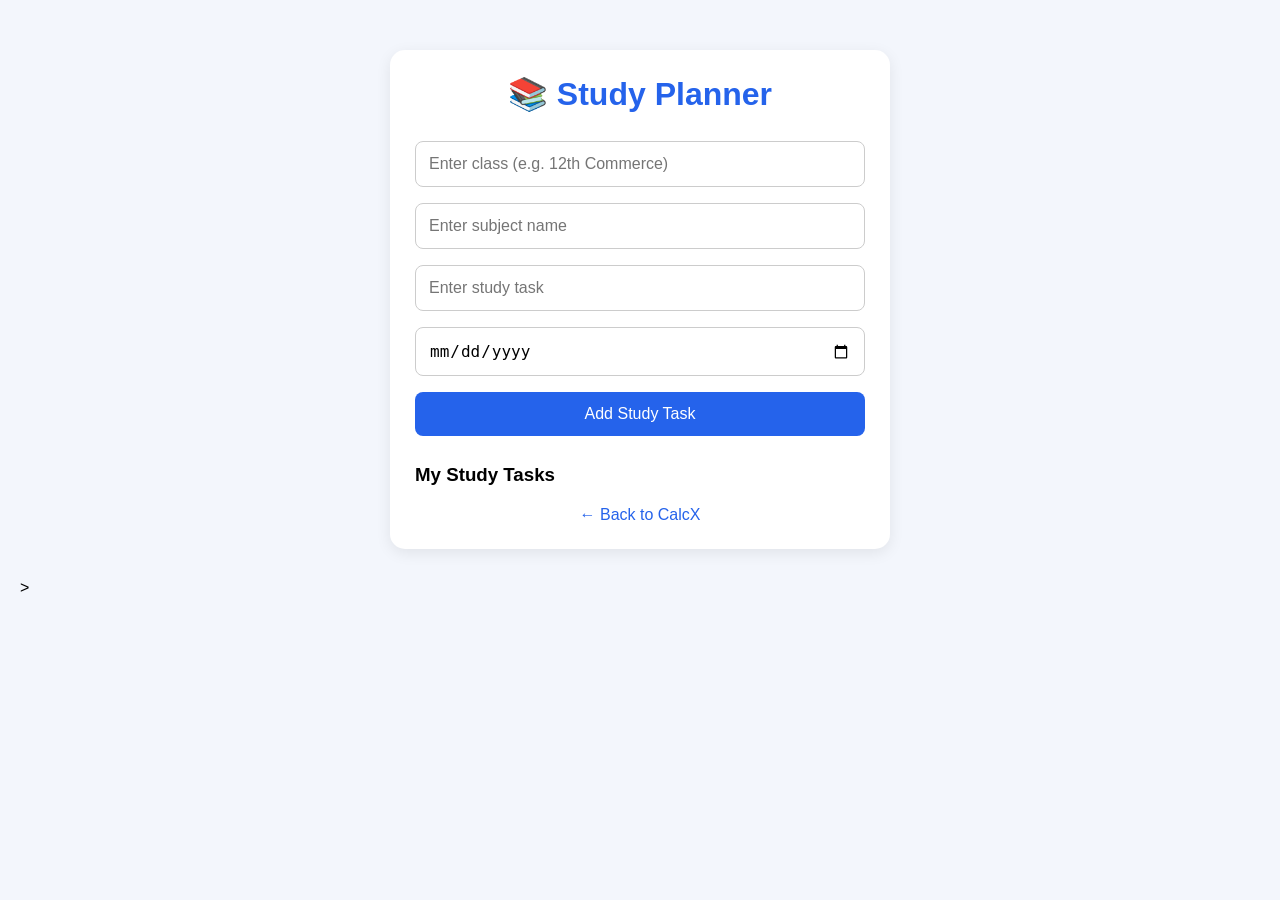
<file: study.html>
<!DOCTYPE html>
<html lang="en">
<head>
<meta charset="UTF-8">
<meta name="viewport" content="width=device-width, initial-scale=1.0">
<title>Study Planner - CalcX</title>

<style>
* {
  box-sizing: border-box;
  margin: 0;
  padding: 0;
}

body {
  font-family: Arial, sans-serif;
  background: #f3f6fc;
  padding: 20px;
}

.container {
  max-width: 500px;
  margin: 30px auto;
  background: white;
  padding: 25px;
  border-radius: 15px;
  box-shadow: 0 4px 15px rgba(0,0,0,0.08);
}

h1 {
  text-align: center;
  color: #2563eb;
  margin-bottom: 20px;
}

input, button {
  width: 100%;
  padding: 13px;
  margin: 8px 0;
  border-radius: 8px;
  font-size: 16px;
}

input {
  border: 1px solid #ccc;
}

button {
  border: none;
  background: #2563eb;
  color: white;
  cursor: pointer;
}

.task {
  background: #f1f5f9;
  padding: 12px;
  margin-top: 10px;
  border-radius: 8px;
  display: flex;
  justify-content: space-between;
  align-items: center;
  gap: 10px;
  overflow-wrap: anywhere;
}

.task button {
  width: auto;
  margin: 0;
  background: #dc2626;
  padding: 8px 12px;
}

.back {
  display: block;
  text-align: center;
  margin-top: 20px;
  color: #2563eb;
  text-decoration: none;
}
</style>
</head>

<body>

<div class="container">
  <h1>📚 Study Planner</h1>

  <input type="text" id="className" placeholder="Enter class (e.g. 12th Commerce)">
  <input type="text" id="subject" placeholder="Enter subject name">
  <input type="text" id="task" placeholder="Enter study task">

  <input type="date" id="date">

  <button type="button" id="addTaskBtn">Add Study Task</button>
  <h3 style="margin-top:20px;">My Study Tasks</h3>

  <div id="taskList"></div>

  <a href="index.html" class="back">← Back to CalcX</a>
</div>
>

<script>
document.addEventListener("DOMContentLoaded", function () {

  const classInput = document.getElementById("className");
  const subjectInput = document.getElementById("subject");
  const taskInput = document.getElementById("task");
  const dateInput = document.getElementById("date");
  const taskList = document.getElementById("taskList");
  const addButton = document.getElementById("addTaskBtn");

  addButton.addEventListener("click", function () {

    const className = classInput.value.trim();
    const subject = subjectInput.value.trim();
    const task = taskInput.value.trim();
    const date = dateInput.value;

    if (!className || !subject || !task || !date) {
      alert("Please fill all details!");
      return;
    }

    const item = document.createElement("div");
    item.className = "task";

    const details = document.createElement("span");
    details.textContent = className + " - " + subject;

    const openBtn = document.createElement("button");
    openBtn.textContent = "Open";
    openBtn.style.background = "#2563eb";

    openBtn.addEventListener("click", function () {

      const oldInfo = item.querySelector(".task-details");

      if (oldInfo) {
        oldInfo.remove();
        openBtn.textContent = "Open";
        return;
      }

      const info = document.createElement("div");
      info.className = "task-details";
      info.style.width = "100%";
      info.style.padding = "12px";
      info.style.background = "#dbeafe";
      info.style.borderRadius = "8px";

      const classText = document.createElement("p");
      classText.textContent = "Class: " + className;

      const subjectText = document.createElement("p");
      subjectText.textContent = "Subject: " + subject;

      const taskText = document.createElement("p");
      taskText.textContent = "Task: " + task;

      const dateText = document.createElement("p");
      dateText.textContent = "Date: " + date;

      info.append(classText, subjectText, taskText, dateText);
      item.appendChild(info);

      item.style.flexWrap = "wrap";
      openBtn.textContent = "Close";
    });

    const deleteBtn = document.createElement("button");
    deleteBtn.textContent = "Delete";

    deleteBtn.addEventListener("click", function () {
      item.remove();
    });

    item.appendChild(details);
    item.appendChild(openBtn);
    item.appendChild(deleteBtn);

    taskList.appendChild(item);

    classInput.value = "";
    subjectInput.value = "";
    taskInput.value = "";
    dateInput.value = "";

  });

});
</script>


</body>
</html>
</file>
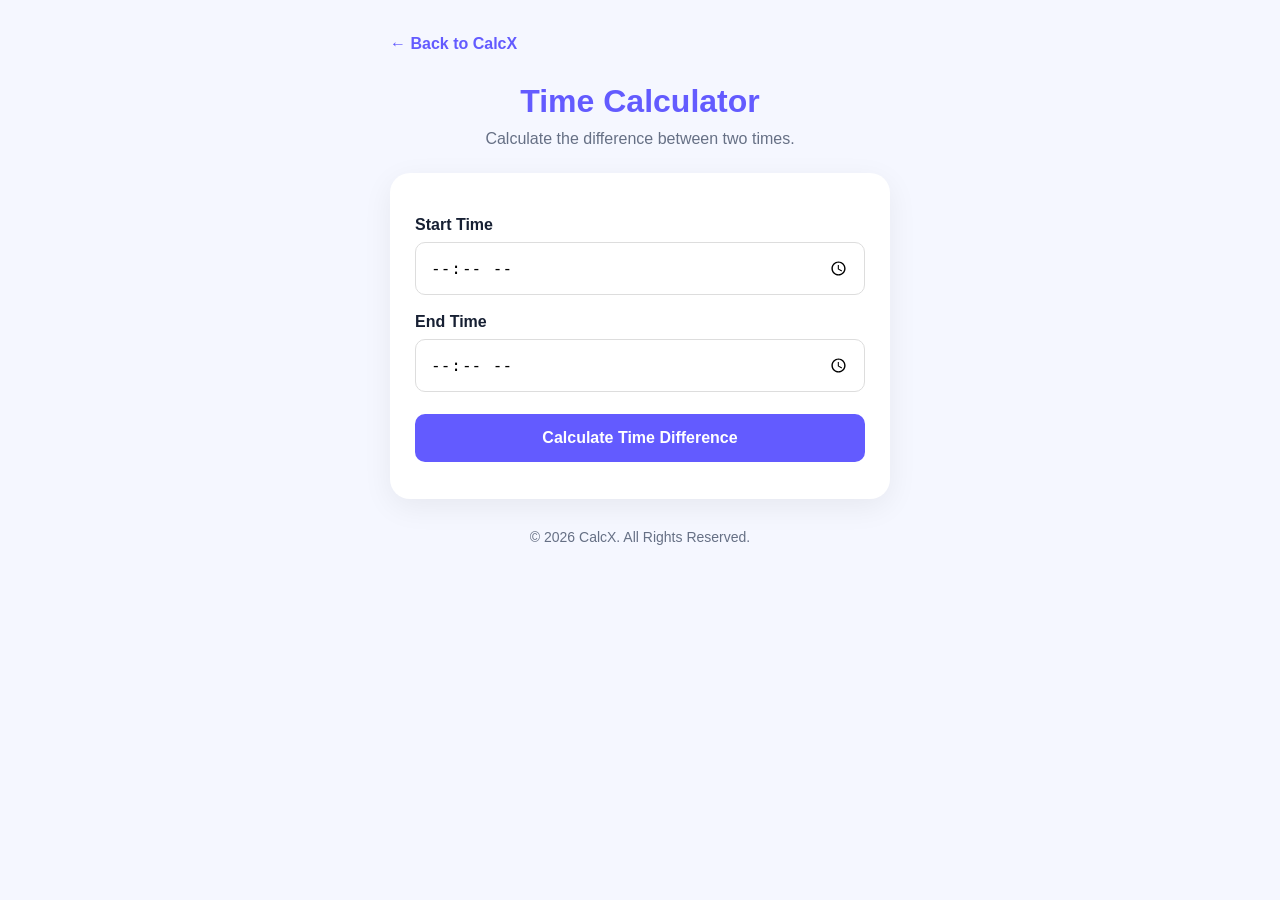
<file: time.html>
<!DOCTYPE html>
<html lang="en">
<head>
<meta charset="UTF-8">
<meta name="viewport" content="width=device-width, initial-scale=1.0">
<meta name="theme-color" content="#635bff">
<title>Time Calculator - CalcX</title>
<meta name="description" content="Calculate time difference easily with CalcX.">

<style>
* {
  margin: 0;
  padding: 0;
  box-sizing: border-box;
}

body {
  font-family: Arial, sans-serif;
  background: #f5f7ff;
  color: #172033;
  padding: 20px;
}

header {
  max-width: 500px;
  margin: 15px auto 30px;
}

header a {
  color: #635bff;
  text-decoration: none;
  font-weight: bold;
}

h1 {
  text-align: center;
  color: #635bff;
  margin-bottom: 10px;
}

.subtitle {
  text-align: center;
  color: #667085;
  margin-bottom: 25px;
}

.calculator {
  max-width: 500px;
  margin: auto;
  background: white;
  padding: 25px;
  border-radius: 20px;
  box-shadow: 0 8px 30px #00000010;
}

label {
  display: block;
  font-weight: bold;
  margin: 18px 0 8px;
}

input {
  width: 100%;
  padding: 14px;
  border: 1px solid #ddd;
  border-radius: 10px;
  font-size: 16px;
}

button {
  width: 100%;
  padding: 15px;
  margin-top: 22px;
  border: none;
  border-radius: 10px;
  background: #635bff;
  color: white;
  font-size: 16px;
  font-weight: bold;
  cursor: pointer;
}

.result {
  display: none;
  margin-top: 22px;
  padding: 20px;
  background: #f0efff;
  border-radius: 14px;
  text-align: center;
}

.result h2 {
  color: #667085;
  font-size: 16px;
}

.time-result {
  font-size: 30px;
  font-weight: bold;
  color: #635bff;
  margin: 15px 0;
}

.error {
  color: #d93030;
  margin-top: 12px;
}

footer {
  text-align: center;
  margin: 30px 0;
  color: #667085;
  font-size: 14px;
}
</style>
</head>

<body>

<header>
  <a href="index.html">← Back to CalcX</a>
</header>

<h1>Time Calculator</h1>
<p class="subtitle">Calculate the difference between two times.</p>

<div class="calculator">

  <label for="startTime">Start Time</label>
  <input type="time" id="startTime">

  <label for="endTime">End Time</label>
  <input type="time" id="endTime">

  <button type="button" id="calculateBtn">
    Calculate Time Difference
  </button>

  <p class="error" id="error"></p>

  <div class="result" id="result">
    <h2>Time Difference</h2>
    <div class="time-result" id="timeResult">0 Hours</div>
    <p id="details"></p>
  </div>

</div>

<footer>
  © 2026 CalcX. All Rights Reserved.
</footer>

<script>
document.getElementById("calculateBtn")
.addEventListener("click", calculateTime);

function calculateTime() {
  const start = document.getElementById("startTime").value;
  const end = document.getElementById("endTime").value;

  const error = document.getElementById("error");
  const result = document.getElementById("result");

  error.textContent = "";
  result.style.display = "none";

  if (!start || !end) {
    error.textContent = "Please enter both start and end times.";
    return;
  }

  const [startHour, startMinute] = start.split(":").map(Number);
  const [endHour, endMinute] = end.split(":").map(Number);

  let startTotal = startHour * 60 + startMinute;
  let endTotal = endHour * 60 + endMinute;

  let difference = endTotal - startTotal;

  if (difference < 0) {
    difference += 24 * 60;
  }

  const hours = Math.floor(difference / 60);
  const minutes = difference % 60;

  document.getElementById("timeResult").textContent =
    hours + " Hours " + minutes + " Minutes";

  document.getElementById("details").textContent =
    "Total: " + difference + " minutes";

  result.style.display = "block";
}
</script>

</body>
</html>
</file>
<file: style.css>
* {
  margin: 0;
  padding: 0;
  box-sizing: border-box;
}

body {
  font-family: Arial, sans-serif;
  background: #f5f7ff;
  color: #172033;
}

header {
  background: white;
  padding: 20px 7%;
  display: flex;
  justify-content: space-between;
  align-items: center;
  box-shadow: 0 2px 12px #00000010;
}

.logo {
  font-size: 27px;
  font-weight: bold;
  color: #635bff;
}

nav a {
  text-decoration: none;
  color: #333;
  margin-left: 20px;
  font-weight: 600;
}

.hero {
  text-align: center;
  padding: 85px 20px;
  background: linear-gradient(135deg, #e8eaff, #f5f7ff);
}

.hero h1 {
  font-size: 44px;
  margin-bottom: 15px;
}

.hero h1 span {
  color: #635bff;
}

.hero p {
  color: #667085;
  font-size: 17px;
}

.search {
  margin: 30px auto;
  max-width: 500px;
}

.search input {
  width: 100%;
  padding: 16px;
  border: 1px solid #ddd;
  border-radius: 12px;
  font-size: 16px;
}

.tools {
  padding: 45px 7%;
}

.tools h2 {
  margin-bottom: 25px;
  font-size: 28px;
}

.tool-grid {
  display: grid;
  grid-template-columns: repeat(auto-fit, minmax(220px, 1fr));
  gap: 20px;
}

.tool-card {
  background: white;
  padding: 25px;
  border-radius: 16px;
  box-shadow: 0 4px 18px #00000008;
  transition: 0.3s;
}

.tool-card:hover {
  transform: translateY(-5px);
  box-shadow: 0 10px 25px #635bff20;
}

.tool-card h3 {
  margin: 12px 0;
}

.tool-card p {
  color: #667085;
  font-size: 14px;
}

footer {
  text-align: center;
  padding: 25px;
  background: white;
  color: #667085;
}

@media(max-width: 600px) {
  .hero h1 {
    font-size: 32px;
  }

  nav a {
    margin-left: 8px;
    font-size: 13px;
  }
}
a.tool-card {
  display: block;
  text-decoration: none;
  color: inherit;
}

.tool-card span {
  display: inline-block;
  margin-top: 15px;
  color: #635bff;
  font-weight: bold;
  font-size: 14px;
}
/* Dark Mode */
body.dark-mode {
  background: #0f172a;
  color: #f8fafc;
}

body.dark-mode header,
body.dark-mode footer,
body.dark-mode .tool-card,
body.dark-mode .hero,
body.dark-mode .tools {
  background: #1e293b;
  color: #f8fafc;
}

body.dark-mode input {
  background: #334155;
  color: white;
  border: 1px solid #64748b;
}

body.dark-mode a {
  color: #93c5fd;
}

#themeToggle {
  padding: 8px 12px;
  border-radius: 8px;
  cursor: pointer;
}
/* Mobile Responsive */
@media (max-width: 600px) {
  body {
    padding: 10px;
  }

  .container {
    width: 100%;
    padding: 15px;
  }

  nav {
    display: flex;
    flex-wrap: wrap;
    justify-content: center;
    gap: 10px;
  }

  button {
    max-width: 100%;
  }
}
/* Accessibility - Link Visibility */
a {
  text-decoration: underline;
  text-underline-offset: 3px;
}

nav a {
  text-decoration: underline;
}

a:focus-visible {
  outline: 3px solid #635bff;
  outline-offset: 3px;
}
</file>
